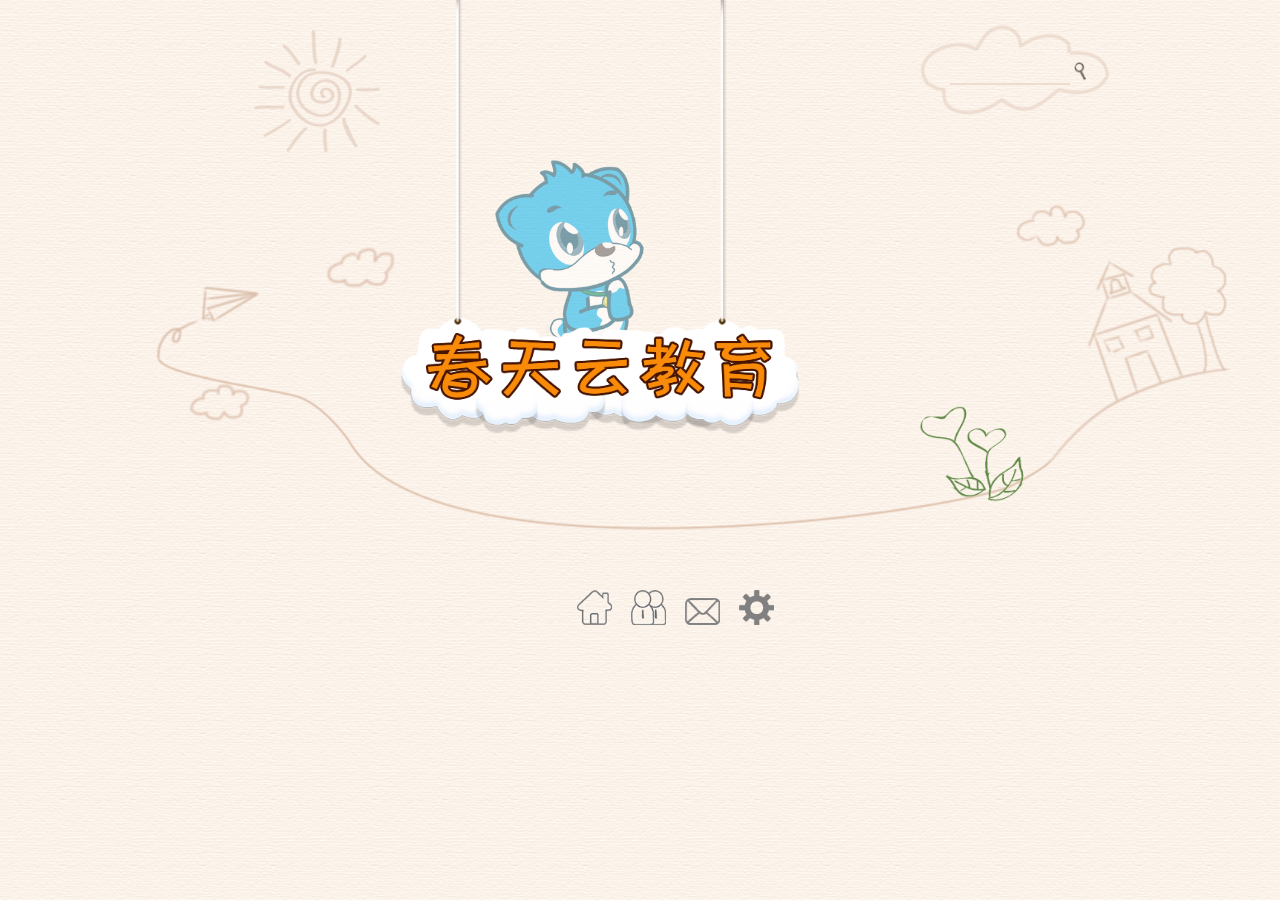
<file: index.html>
<!DOCTYPE html>
<html>
<head>
	<title>春天云幼儿园</title>
	<meta charset="UTF-8">
	<link rel="stylesheet" type="text/css" href="css/style.css">
    <link rel="stylesheet" media="screen and (max-width: 1400px)" href="css/minpixels.css" />
	<script type="text/javascript" src="js/jquery-1.11.3.min.js"></script>
	<script type="text/javascript" src="js/index.js"></script>
</head>
<body>
    <div class="lg">
        <img src="V1.0/slices/logo.png" class="logo">
        <img src="V1.0/slices/cat.png" class="cat">
    </div>
    <div class="function_left">
        <img src="V1.0/slices/function_left.png">
    </div>
    <div class="function_right">
        <img src="V1.0/slices/function_right.png">
    </div>
    <form id="search-form">
        <input type="text" class="search-text" id="search_text" />
        <input type="submit" value="" class="search-button"/>
    </form>
    <div class="suggest">
        <ul id="search">
            <li>老虎</li>
            <li>老师</li>
        </ul>
    </div>
    	<div class="bg_in">
    		<img src="V1.0/slices/bg_in.png">
	    </div>
	<div class="nav">
	    <ul>
	    	<a href="index.html"><li><img src="V1.0/slices/home.png" class="wdh"></li></a>
	    	<a href="html/search.html"><li><img src="V1.0/slices/login.png" class="wdh"></li></a>
	    	<a href="html/write.html"><li><img src="V1.0/slices/mail.png" class="wbh"></li></a>
	    	<a href="html/study.html"><li><img src="V1.0/slices/setting.png" class="wdh"></li></a>
	    </ul>
	</div>  
    <script type="text/javascript">
        document.getElementById("search_text").focus();
        $("#search_text").bind("keyup",function(){
            var searchText=$("#search_text").val();  //获取输入的内容
                //后台数据库中json格式如下
                var d={"word":[{"aboutword":"老","aboutstatement":"师"},
                              {"aboutword":"老","aboutstatement":"虎"},
                              {"aboutword":"老","aboutstatement":"实"},
                              {"aboutword":"老","aboutstatement":"鹰"},
                              {"aboutword":"老","aboutstatement":"马识途"}]}
                var html="";
                for(var i=0;i<d.word.length;i++){
                    html+="<li>"+d.word[i].aboutword+d.word[i].aboutstatement+"</li>";
                }
                $(".suggest").show();  //键盘按下显示智能提示的内容
                $("#search").html(html);
        });
        $(document).bind("click",function(){
            $(".suggest").hide();
            $("#search_text").focus();
        });
        $(document).delegate("li","click",function(){
            var keyword=$(this).text();
            location.href="#?q="+keyword;  //点击提示的li中的内容将跳到的位置
        });
    </script>  
</body>
</html>
</file>
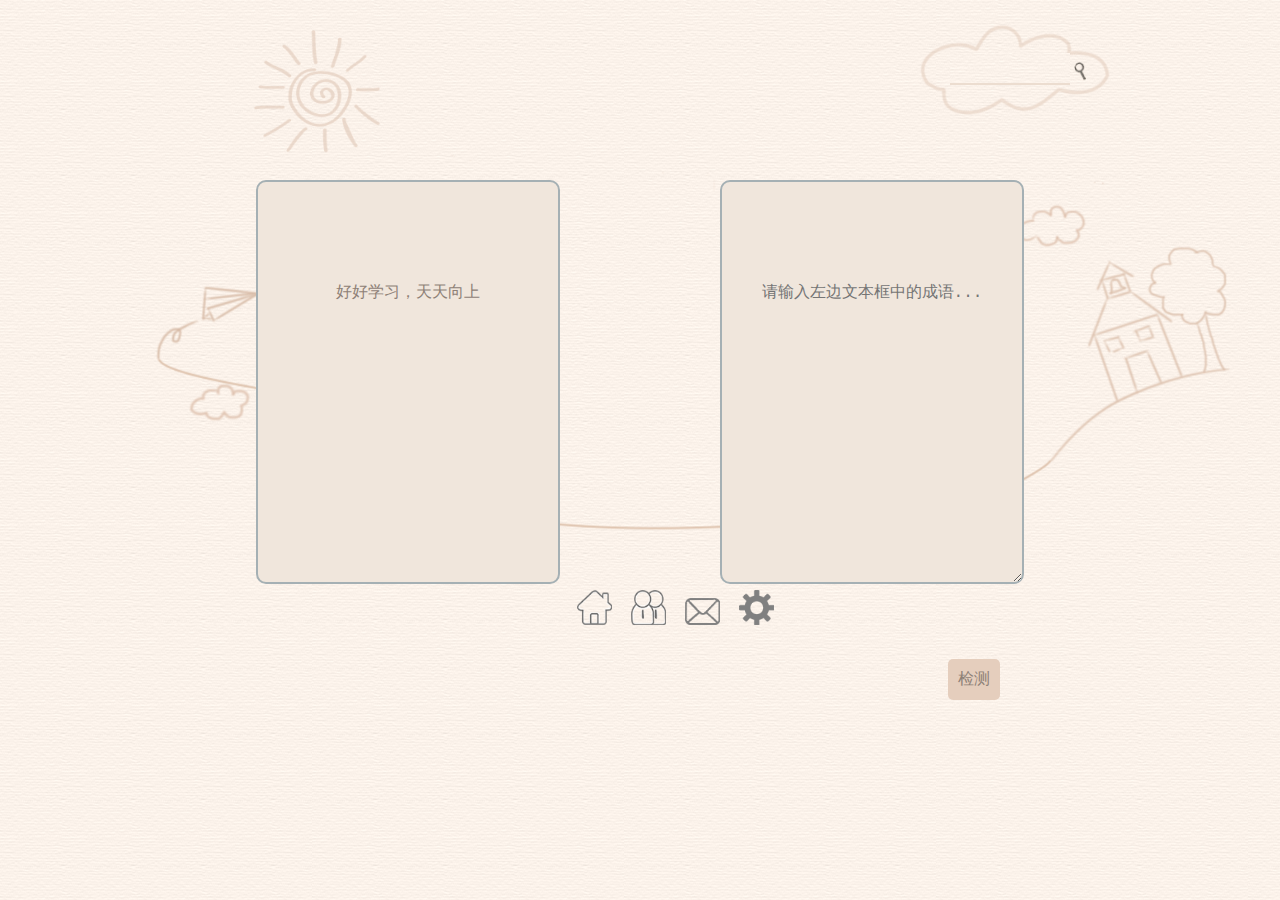
<file: index副本.html>
<!DOCTYPE html>
<html>
<head>
	<title>春天云幼儿园</title>
	<meta charset="UTF-8">
	<link rel="stylesheet" type="text/css" href="css/style.css">
    <link rel="stylesheet" media="screen and (max-width: 1400px)" href="css/minpixels.css" />
	<script type="text/javascript" src="js/jquery-1.11.3.min.js"></script>
	<script type="text/javascript" src="js/index.js"></script>
    <style type="text/css">
        .text-left,.text-right{position: absolute;background-color: rgb(240,230,220);width: 300px;border: 2px solid rgb(165,176,180);border-radius: 10px;color: rgb(142,129,119);text-align: center;}
        .text-left{left: 20%;top: 20%;font-size: 16px;height: 400px;}
        .text-left{line-height: 20px;}
        .text-right{right: 20%;top: 20%;display: block;outline: none;color: rgb(142,129,119);font-size: 16px;padding-top: 100px;height: 300px;}
        .test{position: absolute;bottom: 200px;right: 280px;padding: 10px;background-color: rgb(229,206,189);border-radius: 5px;color: rgb(142,129,119);}
    </style>
    <script type="text/javascript">
        function check(){
            var txt1 = document.getElementById("txt1");
            var txt2 = document.getElementById("txt2");
            if(txt1.innerHTML == txt2.value){
                alert("答对了，太棒了！");
                txt1.innerHTML = "七上八下，七零八落";
                txt2.value = "";
            }else{
                txt2.style.color="red";
                alert("好可惜，再接再厉！")
            }
        }
    </script>
</head>
<body>
    <form id="search-form">
        <input type="text" class="search-text" id="search_text" />
        <input type="submit" value="" class="search-button"/>
    </form>
    	<div class="bg_in">
    		<img src="V1.0/slices/bg_in.png">
	    </div>
        <div class="text-left">
            <p style="margin-top:100px;" id="txt1">好好学习，天天向上</p>
        
        </div>
        <textarea class="text-right" placeholder="请输入左边文本框中的成语..." id="txt2"></textarea>
        <div class="test" onclick="check()">检测</div>
	<div class="nav">
	    <ul>
	    	<a href="index.html"><li><img src="V1.0/slices/home.png" class="wdh"></li></a>
	    	<a href="html/search.html"><li><img src="V1.0/slices/login.png" class="wdh"></li></a>
	    	<a href="html/write.html"><li><img src="V1.0/slices/mail.png" class="wbh"></li></a>
	    	<a href="html/study.html"><li><img src="V1.0/slices/setting.png" class="wdh"></li></a>
	    </ul>
	</div>  
      
</body>
</html>
</file>
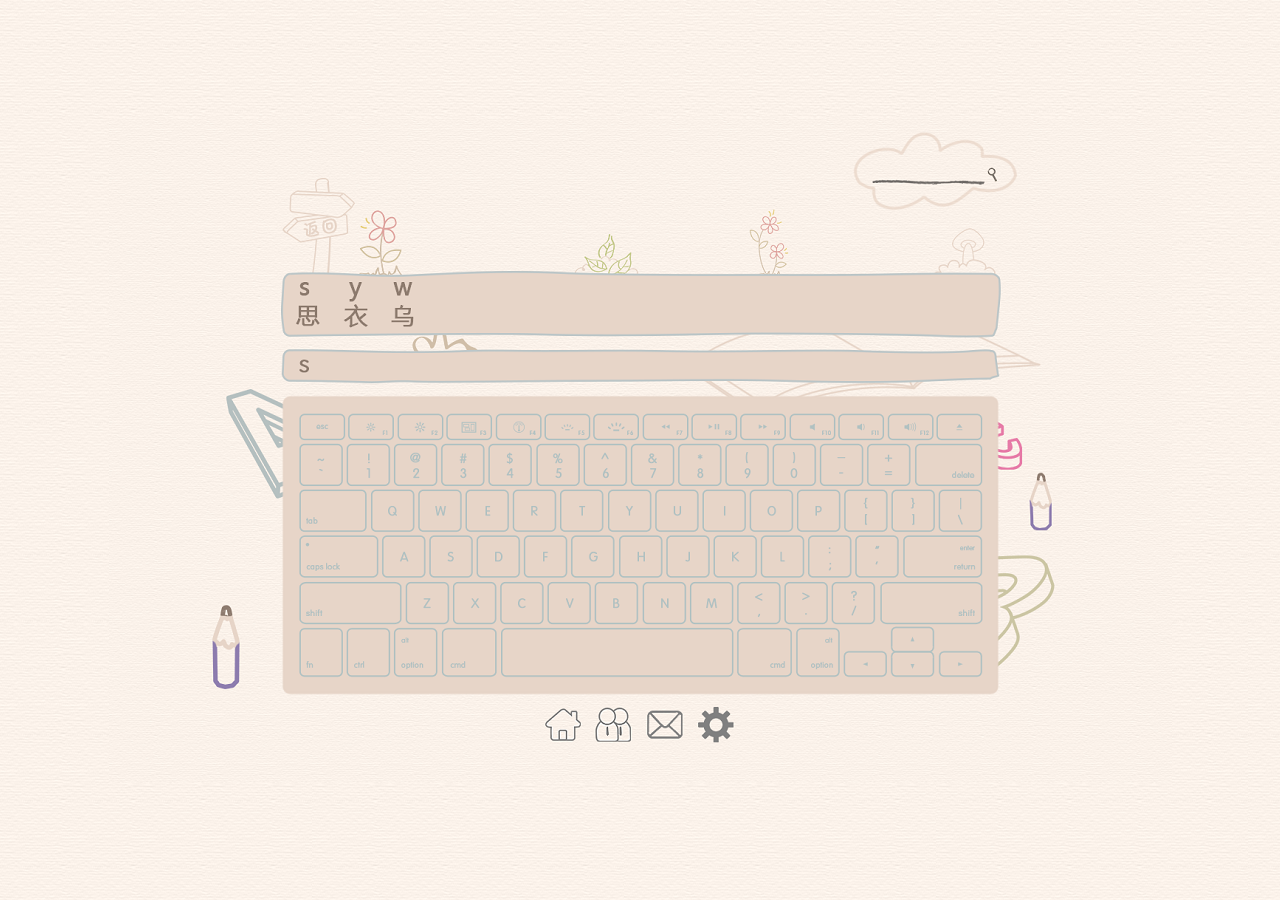
<file: 无用.html>
<!DOCTYPE html>
<html>
<head>
	<title>春天云幼儿园</title>
	<meta charset="UTF-8">
	<style type="text/css">
		*{margin: 0;padding: 0}
        html,body{height: 100%;
          background-image: url("V1.0/slices/bg_001.png");
          background-repeat: repeat;}
        .all{width: 100%;
        	height: 100%;
        	background-image: url("V1.0_main_3rd_practice.png");
            background-repeat: no-repeat;
            background-position: center;}
/*最外部div*/
	</style>
</head>
<body>
    <div class="all"></div>
</body>
</html>
</file>
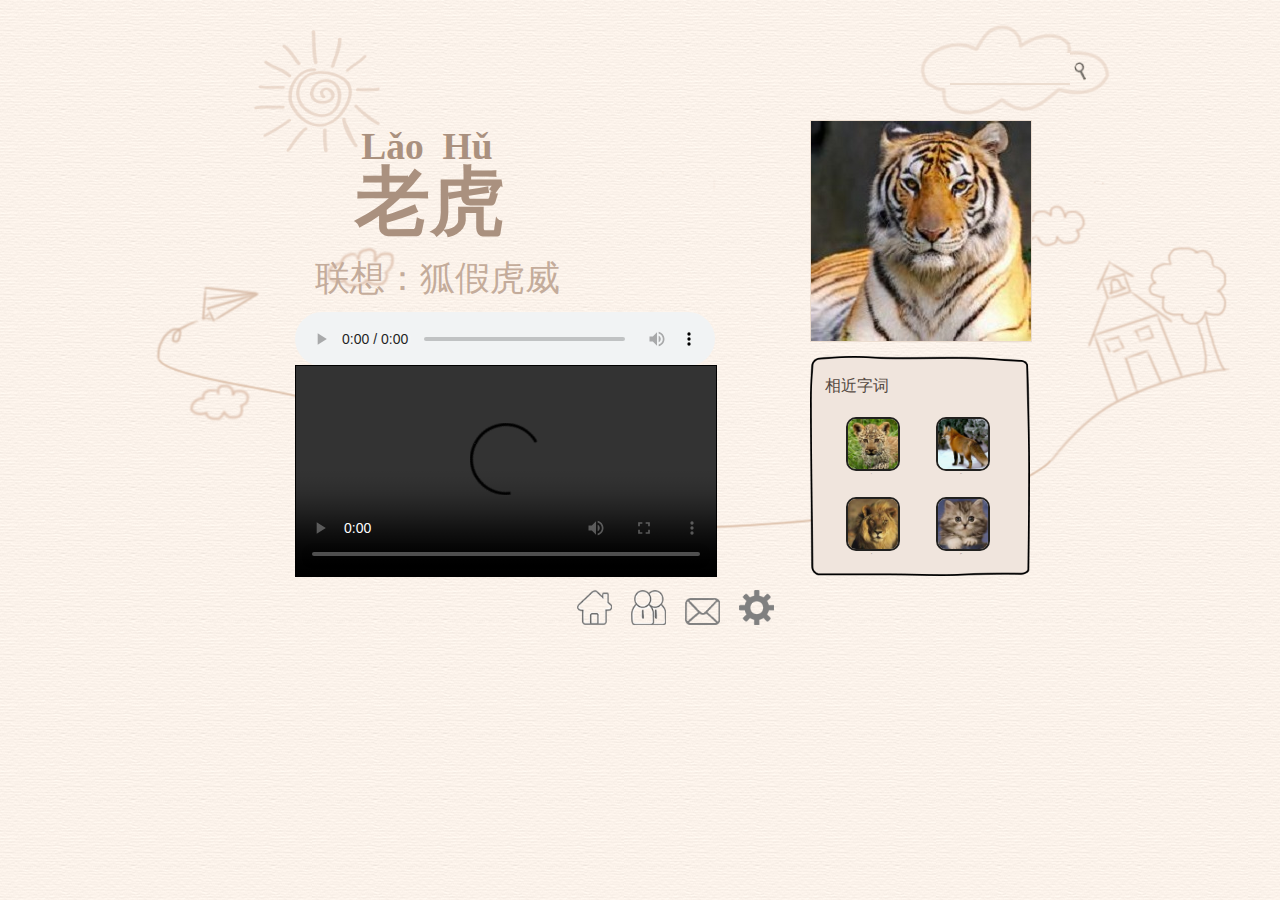
<file: html/search.html>
<!DOCTYPE html>
<html>
<head>
	<title>春天云幼儿园</title>
	<meta charset="UTF-8">
	<link rel="stylesheet" type="text/css" href="../css/search.css">
    <link rel="stylesheet" media="screen and (max-width: 1400px)" href="../css/searchmin.css" />
	<script type="text/javascript" src="../js/jquery-1.11.3.min.js"></script>
	<script type="text/javascript" src="../js/index.js"></script>
</head>
<body>
    <form id="search-form">
        <input type="text" class="search-text" id="search_text" />
        <input type="submit" value="" class="search-button"/>
    </form>
    <div class="suggest">
        <ul id="search">
            <li>老虎</li>
            <li>老师</li>
        </ul>
    </div>
    	<div class="bg_in">
    		<img src="../V1.0/slices/bg_in.png">
	    </div>
    <div class="pic">
        <img src="../V1.0/animals/laohu.jpg">
    </div>
    <div class="about">
        <p>相近字词</p>
        <div class="pt">
            <div class="picture"><img src="../V1.0/animals/bao.jpg"></div>
            <div class="text">豹</div>
        </div>
        <div class="pt">
            <div class="picture"><img src="../V1.0/animals/huli.jpg"></div>
            <div class="text">狐狸</div>
        </div>
        <div class="pt">
            <div class="picture"><img src="../V1.0/animals/sz.jpg"></div>
            <div class="text">猫</div>
        </div>
        <div class="pt">
            <div class="picture"><img src="../V1.0/animals/mao.jpg"></div>
            <div class="text">狮子</div>
        </div>
    </div>
    <p class="hz">
        <b><ruby>老<rt>Lǎo</rt>虎<rt>Hǔ</rt></ruby></b>
    </p>
    <p class="imagin">联想：狐假虎威</p>
    <audio src="" controls="controls">
        您的浏览器不支持audio标签
    </audio>
    <video src="" controls="controls">
        您的浏览器不支持video标签
    </video>
	<div class="nav">
	    <ul>
	    	<a href="../index.html"><li><img src="../V1.0/slices/home.png" class="wdh"></li></a>
	    	<a href="search.html"><li><img src="../V1.0/slices/login.png" class="wdh"></li></a>
	    	<a href="write.html"><li><img src="../V1.0/slices/mail.png" class="wbh"></li></a>
	    	<a href="study.html"><li><img src="../V1.0/slices/setting.png" class="wdh"></li></a>
	    </ul>
	</div>  
    <script type="text/javascript">
        document.getElementById("search_text").focus();
        $("#search_text").bind("keyup",function(){
            var searchText=$("#search_text").val();  //获取输入的内容
                //后台数据库中json格式如下
                var d={"word":[{"aboutword":"老","aboutstatement":"师"},
                              {"aboutword":"老","aboutstatement":"虎"},
                              {"aboutword":"老","aboutstatement":"实"},
                              {"aboutword":"老","aboutstatement":"鹰"},
                              {"aboutword":"老","aboutstatement":"马识途"}]}
                var html="";
                for(var i=0;i<d.word.length;i++){
                    html+="<li>"+d.word[i].aboutword+d.word[i].aboutstatement+"</li>";
                }
                $(".suggest").show();  //键盘按下显示智能提示的内容
                $("#search").html(html);
        });
        $(document).bind("click",function(){
            $(".suggest").hide();
            $("#search_text").focus();
        });
        $(document).delegate("li","click",function(){
            var keyword=$(this).text();
            location.href="#?q="+keyword;  //点击提示的li中的内容将跳到的位置
        });
    </script>  
</body>
</html>
</file>
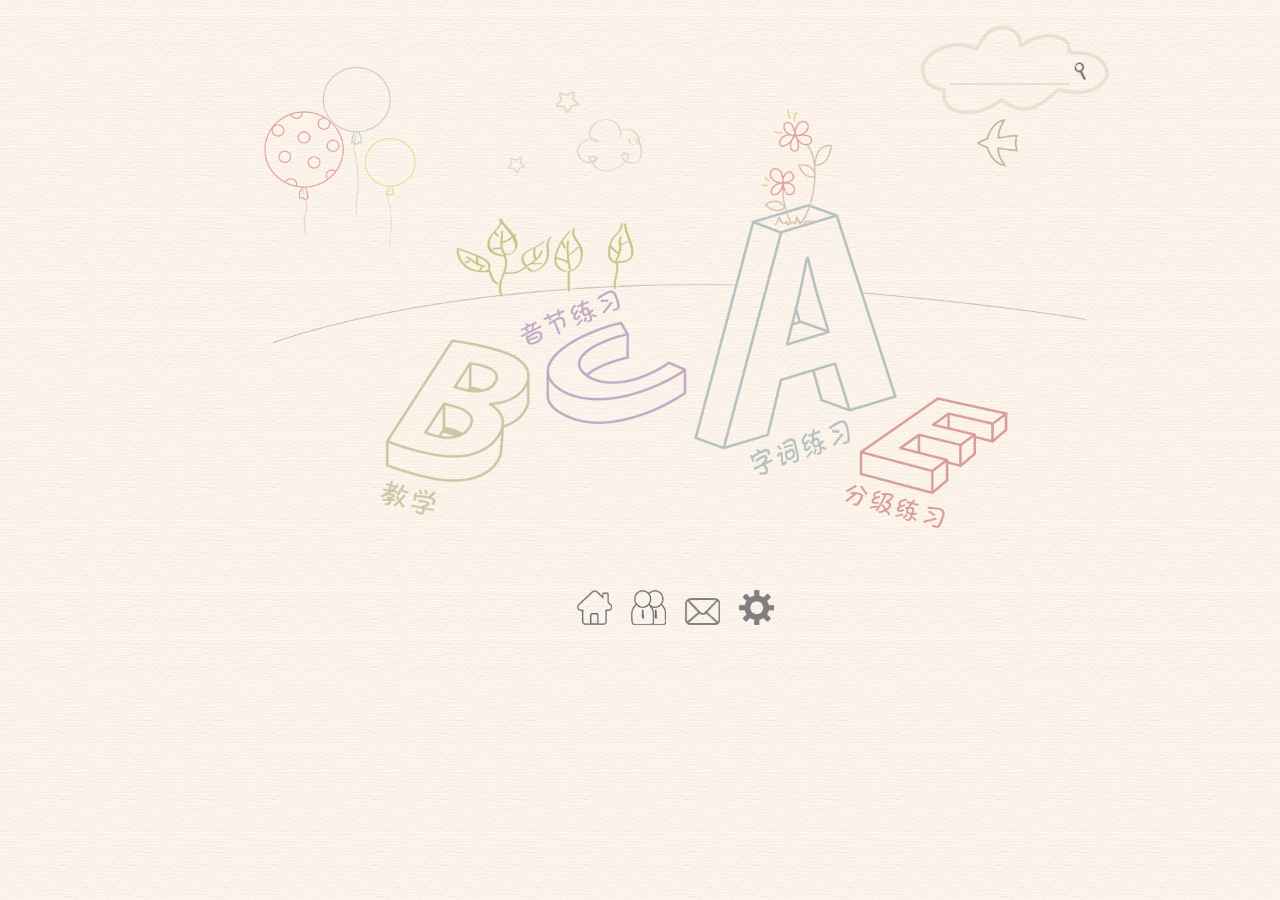
<file: html/study.html>
<!DOCTYPE html>
<html>
<head>
	<title>春天云幼儿园</title>
	<meta charset="UTF-8">
	<link rel="stylesheet" type="text/css" href="../css/study.css">
    <link rel="stylesheet" media="screen and (max-width: 1400px)" href="../css/studymin.css" />
	<script type="text/javascript" src="../js/jquery-1.11.3.min.js"></script>
	<script type="text/javascript" src="../js/index.js"></script>
</head>
<body>
    <form id="search-form">
        <input type="text" class="search-text" id="search_text" />
        <input type="submit" value="" class="search-button"/>
    </form>
    <div class="suggest">
        <ul id="search">
            <li>老虎</li>
            <li>老师</li>
        </ul>
    </div>
    	<div>
    		<img src="../V1.0/slices/2nd_select_function.png" class="bg-1">
            <a href=""><img src="../V1.0/slices/level.png" class="bg-2"></a>
            <a href=""><img src="../V1.0/slices/teach.png" class="bg-3"></a>
            <a href=""><img src="../V1.0/slices/yj.png" class="bg-4"></a>
            <a href=""><img src="../V1.0/slices/word.png" class="bg-5"></a>
	    </div>
	<div class="nav">
	    <ul>
	    	<a href="../index.html"><li><img src="../V1.0/slices/home.png" class="wdh"></li></a>
	    	<a href="search.html"><li><img src="../V1.0/slices/login.png" class="wdh"></li></a>
	    	<a href="write.html"><li><img src="../V1.0/slices/mail.png" class="wbh"></li></a>
	    	<a href="study.html"><li><img src="../V1.0/slices/setting.png" class="wdh"></li></a>
	    </ul>
	</div>  
    <script type="text/javascript">
        document.getElementById("search_text").focus();
        $("#search_text").bind("keyup",function(){
            var searchText=$("#search_text").val();  //获取输入的内容
                //后台数据库中json格式如下
                var d={"word":[{"aboutword":"老","aboutstatement":"师"},
                              {"aboutword":"老","aboutstatement":"虎"},
                              {"aboutword":"老","aboutstatement":"实"},
                              {"aboutword":"老","aboutstatement":"鹰"},
                              {"aboutword":"老","aboutstatement":"马识途"}]}
                var html="";
                for(var i=0;i<d.word.length;i++){
                    html+="<li>"+d.word[i].aboutword+d.word[i].aboutstatement+"</li>";
                }
                $(".suggest").show();  //键盘按下显示智能提示的内容
                $("#search").html(html);
        });
        $(document).bind("click",function(){
            $(".suggest").hide();
            $("#search_text").focus();
        });
        $(document).delegate("li","click",function(){
            var keyword=$(this).text();
            location.href="#?q="+keyword;  //点击提示的li中的内容将跳到的位置
        });
    </script>  
</body>
</html>
</file>
<file: css/style.css>
*{margin: 0;padding: 0}
html,body{
	    height: 100%;
        background-image: url("../V1.0/slices/bg_001.png");
        background-repeat: repeat;
}
a{cursor: pointer;}
/*最外部div*/
.bg_in{
	width: 1175px;
	height: 560px;
	min-width: 800px;
	min-height: 560px;
	position: absolute;
	top: 58px;
	left: 140px;
}
.bg_in img{
	width: 1175px;
	height: 560px;
}
/*logo及蓝猫*/
.lg{
	width: 480px;
	height: 535px;
	position: relative;
	margin: 0 auto;
}
.logo{
	width: 480px;
	height: 535px;
	position: relative;
	z-index: 10;
	display: none;
}
.cat{
	width: 200px;
	height: 270px;
	position: absolute;
	left: 140px;
	top: 190px;
	z-index: 5;
	display: none;
}
/*导航栏*/
.nav{
	width: 1400px;
    position: absolute;
    top: 700px;
    bottom: 55px;
    text-align: center;
}
.nav ul{
	width: 1400px;
	height: 50px;
	position: relative;
	display: inline;
}
.nav ul li{
	width: 45px;
	height: 45px;
	display: inline;
	margin-right: 20px;
}
/*搜索栏*/
form{
	width: 223px;
	height: 106px;
	line-height: 106px;
	background-image: url("../V1.0/slices/search_cloud.png");
	position: absolute;
	top: 25px;
	left: 1008px;
}
form .search-text{
	width: 120px;
	height: 30px;
	line-height: 30px;
	position: relative;
	margin-left: 40px;
	z-index: 15;
	background-image: url("../V1.0/slices/bg_001.png");
	font-size: 20px;
	border:none;
	border-bottom:2px solid #ECDDD0;
	outline: none;
}
form .search-button{
    width: 15px;
    height: 25px;
    border: 0;
    background-color:transparent;
    background-image: url("../V1.0/slices/search_button.png");
    background-size: 15px 25px;
    position: relative;
    z-index: 15;
    outline: none;
    cursor: pointer;
}
/*提示栏*/
.suggest{
	width: 120px;
	position: absolute;
	background-image: url("../V1.0/slices/bg_001.png");
	border: 1px solid #ECDDD0;
	position: absolute;
	top: 92px;
	left: 1045px;
	z-index: 15;
	display: none;
}
.suggest ul{
	list-style: none;
	margin: 0;
	padding: 0;
}
.suggest ul li{
	padding: 3px;
	font-size: 18px;
	line-height: 25px;
	cursor: pointer;
}
.suggest ul li:hover{
	text-decoration: underline;
	background-color: #ECDDD0;
}
/*左右气球*/
.function_left{
	width: 180px;
	height: 240px;
	position: absolute;
	left: 455px;
	bottom: 347px;
	display: none;
}
.function_left img{
	width: 180px;
	height: 240px;
	display: block;
}
.function_right{
	width: 210px;
	height: 280px;
	position: absolute;
	left: 750px;
	top: 128px;
	display: none;
}
.function_right img{
	width: 210px;
	height: 280px;
	display: block;
}
</file>
<file: css/minpixels.css>
*{margin: 0;padding: 0}
html,body{
	    height: 100%;
        background-repeat: repeat;
}
a{cursor: pointer;}
/*最外部div*/
.bg_in{
	width: 1085px;
	min-width: 700px;
	height: 500px;
	position: absolute;
	top: 30px;
	left: 145px;
}
.bg_in img{
	width: 1085px;
	height:500px;
}
/*logo及蓝猫*/
.lg{
	width: 480px;
	height: 535px;
	position: relative;
	margin: 0 auto;
}
.logo{
	width: 400px;
	height: 435px;
	position: relative;
	z-index: 10;
	display: none;
}
.cat{
	width: 166px;
	height: 223px;
	position: absolute;
	left: 95px;
	top: 150px;
	z-index: 5;
	display: none;
}
/*导航栏*/
.nav{
	width: 1366px;
	height: 35px;
    position: absolute;
    top: 590px;
    text-align: center;
}
.nav ul{
	width: 1366px;
	height: 35px;
	position: relative;
	display: inline;
}
.nav ul li{
	width: 35px;
	height: 35px;
	display: inline;
	margin-right: 15px;
}
.nav ul li img.wdh{
	width: 35px;
	height: 35px;
}
.nav ul li img.wbh{
	width: 35px;
	height: 27px;
}
/*搜索栏*/
form{
	width: 190px;
	height: 90px;
	line-height: 90px;
	background-image: url("../V1.0/slices/search_cloud.png");
	background-size: 190px 90px;
	position: absolute;
	top: 25px;
	left: 920px;
}
form .search-text{
	width: 120px;
	height: 30px;
	line-height: 30px;
	position: relative;
	margin-left: 30px;
	z-index: 15;
	background-image: url("../V1.0/slices/bg_001.png");
	font-size: 20px;
	border:none;
	border-bottom:2px solid #ECDDD0;
	outline: none;
}
form .search-button{
    width: 12px;
    height: 20px;
    border: 0;
    background-color:transparent;
    background-image: url("../V1.0/slices/search_button.png");
    background-size: 12px 20px;
    position: relative;
    z-index: 15;
    outline: none;
    cursor: pointer;
}
/*提示栏*/
.suggest{
	width: 120px;
	position: absolute;
	background-image: url("../V1.0/slices/bg_001.png");
	border: 1px solid #ECDDD0;
	position: absolute;
	top: 85px;
	left: 948px;
	z-index: 15;
	display: none;
}
.suggest ul{
	list-style: none;
	margin: 0;
	padding: 0;
}
.suggest ul li{
	padding: 3px;
	font-size: 18px;
	line-height: 25px;
	cursor: pointer;
}
.suggest ul li:hover{
	text-decoration: underline;
	background-color: #ECDDD0;
}
/*左右气球*/
.function_left{
	width: 140px;
	height: 195px;
	position: absolute;
	left: 490px;
	bottom: 235px;
	display: none;
}
.function_left img{
	width: 140px;
	height: 195px;
	display: block;
}
.function_right{
	width: 170px;
	height: 235px;
	position: absolute;
	right: 525px;
	top: 118px;
	display: none;
}
.function_right img{
	width: 170px;
	height: 235px;
	display: block;
}
</file>
<file: css/search.css>
*{margin: 0;padding: 0}
html,body{
	    height: 100%;
        background-image: url("../V1.0/slices/bg_001.png");
        background-repeat: repeat;
}
a{cursor: pointer;}
/*最外部div*/
.bg_in{
	width: 1175px;
	height: 560px;
	min-width: 800px;
	min-height: 560px;
	position: absolute;
	top: 58px;
	left: 140px;
}
.bg_in img{
	width: 1175px;
	height: 560px;
}
/*导航栏*/
.nav{
	width: 1400px;
    position: absolute;
    top: 700px;
    bottom: 55px;
    text-align: center;
}
.nav ul{
	width: 1400px;
	height: 50px;
	position: relative;
	display: inline;
}
.nav ul li{
	width: 45px;
	height: 45px;
	display: inline;
	margin-right: 20px;
}
/*搜索栏*/
form{
	width: 223px;
	height: 106px;
	line-height: 106px;
	background-image: url("../V1.0/slices/search_cloud.png");
	position: absolute;
	top: 25px;
	left: 1008px;
}
form .search-text{
	width: 120px;
	height: 30px;
	line-height: 30px;
	position: relative;
	margin-left: 40px;
	z-index: 15;
	background-image: url("../V1.0/slices/bg_001.png");
	font-size: 20px;
	border:none;
	border-bottom:2px solid #ECDDD0;
	outline: none;
}
form .search-button{
    width: 15px;
    height: 25px;
    border: 0;
    background-color:transparent;
    background-image: url("../V1.0/slices/search_button.png");
    background-size: 15px 25px;
    position: relative;
    z-index: 15;
    outline: none;
    cursor: pointer;
}
/*提示栏*/
.suggest{
	width: 120px;
	position: absolute;
	background-image: url("../V1.0/slices/bg_001.png");
	border: 1px solid #ECDDD0;
	position: absolute;
	top: 92px;
	left: 1045px;
	z-index: 15;
	display: none;
}
.suggest ul{
	list-style: none;
	margin: 0;
	padding: 0;
}
.suggest ul li{
	padding: 3px;
	font-size: 18px;
	line-height: 25px;
	cursor: pointer;
}
.suggest ul li:hover{
	text-decoration: underline;
	background-color: #ECDDD0;
}
.pic{
	width: 250px;
	height: 250px;
	position: absolute;
	top: 145px;
	left: 870px;
	border: 1px solid #ECDDD0;
}
.about{
	width: 250px;
	height: 250px;
	position: absolute;
	top: 405px;
	left: 870px;
	background-image: url("../V1.0/slices/radio-1.png");
	background-size: 250px 250px;
}
.hz{
   position: absolute;
   color: #AA917F;
   top: 145px;
   left: 355px;
   text-align: center;
   font-size:100px;
}

.imagin{
   color: #C4AC9B;
   text-align: left;
   font-size:45px;
   position: absolute;
   top: 305px;
   left: 295px;
}
audio{
	width: 500px;
	position: absolute;
	top: 382px;
	left: 295px;
}
video{
	width: 500px;
	height: 230px;
	position: absolute;
	top: 435px;
	left: 295px;
	border: solid 1px black;s
}
</file>
<file: css/searchmin.css>
*{margin: 0;padding: 0}
html,body{
	    height: 100%;
        background-repeat: repeat;
}
a{cursor: pointer;}
/*最外部div*/
.bg_in{
	width: 1085px;
	min-width: 700px;
	height: 500px;
	position: absolute;
	top: 30px;
	left: 145px;
}
.bg_in img{
	width: 1085px;
	height:500px;
}
/*导航栏*/
.nav{
	width: 1366px;
	height: 35px;
    position: absolute;
    top: 590px;
    text-align: center;
}
.nav ul{
	width: 1366px;
	height: 35px;
	position: relative;
	display: inline;
}
.nav ul li{
	width: 35px;
	height: 35px;
	display: inline;
	margin-right: 15px;
}
.nav ul li img.wdh{
	width: 35px;
	height: 35px;
}
.nav ul li img.wbh{
	width: 35px;
	height: 27px;
}
/*搜索栏*/
form{
	width: 190px;
	height: 90px;
	line-height: 90px;
	background-image: url("../V1.0/slices/search_cloud.png");
	background-size: 190px 90px;
	position: absolute;
	top: 25px;
	left: 920px;
}
form .search-text{
	width: 120px;
	height: 30px;
	line-height: 30px;
	position: relative;
	margin-left: 30px;
	z-index: 15;
	background-image: url("../V1.0/slices/bg_001.png");
	font-size: 20px;
	border:none;
	border-bottom:2px solid #ECDDD0;
	outline: none;
}
form .search-button{
    width: 12px;
    height: 20px;
    border: 0;
    background-color:transparent;
    background-image: url("../V1.0/slices/search_button.png");
    background-size: 12px 20px;
    position: relative;
    z-index: 15;
    outline: none;
    cursor: pointer;
}
/*提示栏*/
.suggest{
	width: 120px;
	position: absolute;
	background-image: url("../V1.0/slices/bg_001.png");
	border: 1px solid #ECDDD0;
	position: absolute;
	top: 85px;
	left: 948px;
	z-index: 15;
	display: none;
}
.suggest ul{
	list-style: none;
	margin: 0;
	padding: 0;
}
.suggest ul li{
	padding: 3px;
	font-size: 18px;
	line-height: 25px;
	cursor: pointer;
}
.suggest ul li:hover{
	text-decoration: underline;
	background-color: #ECDDD0;
}
.pic{
	width: 220px;
	height: 220px;
	position: absolute;
	top: 120px;
	left: 810px;
	border: 1px solid #ECDDD0;
}
.about{
	width: 220px;
	height: 220px;
	position: absolute;
	top: 356px;
	left: 810px;
	background-image: url("../V1.0/slices/radio-1.png");
	background-size: 220px 220px;
}
.about p{
	position: relative;
	margin-top: 20px;
	margin-left: 15px;
	color: #544941;
}
div.pt{
	width: 54px;
	height: 60px;
	position: relative;
	float: left;
	margin-left: 36px;
	margin-top: 20px;
}
div.picture{
	width: 50px;
	height: 50px;
	border-radius: 10px;
	border: 2px solid #22211F;
	overflow: hidden;
}
.about div img{
	width: 52px;
	height: 52px;
	border-radius: 5px;
}
.text{
	width:50px;
	height: 5px;
	margin-top: 2px;
	text-align: center;
	font-size: 1px;
	color: #544941; 
}
.hz{
   position: absolute;
   color: #AA917F;
   top: 130px;
   left: 355px;
   text-align: center;
   font-size:75px;
}

.imagin{
   color: #C4AC9B;
   text-align: left;
   font-size:35px;
   position: absolute;
   top: 255px;
   left: 315px;
}
audio{
	width: 420px;
	position: absolute;
	top: 312px;
	left: 295px;
}
video{
	width: 420px;
	height: 210px;
	position: absolute;
	top: 365px;
	left: 295px;
	border: solid 1px black;s
}
</file>
<file: css/study.css>
*{margin: 0;padding: 0}
html,body{
	    height: 100%;
        background-image: url("../V1.0/slices/bg_001.png");
        background-repeat: repeat;
}
a{cursor: pointer;}
/*最外部div*/
.bg_in{
	width: 1175px;
	height: 560px;
	min-width: 800px;
	min-height: 560px;
	position: absolute;
	top: 58px;
	left: 140px;
}
.bg-1{
	position: absolute;
	left: 135px;
	top: 70px;
}
.bg-2{
	position: absolute;
	left: 305px;
	top: 120px;
}
/*导航栏*/
.nav{
	width: 1400px;
    position: absolute;
    top: 700px;
    bottom: 55px;
    text-align: center;
}
.nav ul{
	width: 1400px;
	height: 50px;
	position: relative;
	display: inline;
}
.nav ul li{
	width: 45px;
	height: 45px;
	display: inline;
	margin-right: 20px;
}
/*搜索栏*/
#search-form{
	width: 223px;
	height: 106px;
	line-height: 106px;
	background-image: url("../V1.0/slices/search_cloud.png");
	position: absolute;
	top: 25px;
	left: 1008px;
}
.search-text{
	width: 120px;
	height: 30px;
	line-height: 30px;
	position: relative;
	margin-left: 40px;
	z-index: 15;
	background-image: url("../V1.0/slices/bg_001.png");
	font-size: 20px;
	border:none;
	border-bottom:2px solid #ECDDD0;
	outline: none;
}
.search-button{
    width: 15px;
    height: 25px;
    border: 0;
    background-color:transparent;
    background-image: url("../V1.0/slices/search_button.png");
    background-size: 15px 25px;
    position: relative;
    z-index: 15;
    outline: none;
    cursor: pointer;
}
/*提示栏*/
.suggest{
	width: 120px;
	position: absolute;
	background-image: url("../V1.0/slices/bg_001.png");
	border: 1px solid #ECDDD0;
	position: absolute;
	top: 92px;
	left: 1045px;
	z-index: 15;
	display: none;
}
.suggest ul{
	list-style: none;
	margin: 0;
	padding: 0;
}
.suggest ul li{
	padding: 3px;
	font-size: 18px;
	line-height: 25px;
	cursor: pointer;
}
.suggest ul li:hover{
	text-decoration: underline;
	background-color: #ECDDD0;
}
</file>
<file: css/studymin.css>
*{margin: 0;padding: 0}
html,body{
	    height: 100%;
        background-repeat: repeat;
}
a{
	cursor: pointer;
}
/*最外部div*/
.bg_in{
	width: 1085px;
	min-width: 700px;
	height: 500px;
	position: absolute;
	top: 30px;
	left: 145px;
}
.bg_in img{
	width: 1085px;
	height:500px;
}
/*导航栏*/
.nav{
	width: 1366px;
	height: 35px;
    position: absolute;
    top: 590px;
    text-align: center;
}
.nav ul{
	width: 1366px;
	height: 35px;
	position: relative;
	display: inline;
}
.nav ul li{
	width: 35px;
	height: 35px;
	display: inline;
	margin-right: 15px;
}
.nav ul li img.wdh{
	width: 35px;
	height: 35px;
}
.nav ul li img.wbh{
	width: 35px;
	height: 27px;
}
/*搜索栏*/
#search-form{
	width: 190px;
	height: 90px;
	line-height: 90px;
	background-image: url("../V1.0/slices/search_cloud.png");
	background-size: 190px 90px;
	position: absolute;
	top: 25px;
	left: 920px;
}
.search-text{
	width: 120px;
	height: 30px;
	line-height: 30px;
	position: relative;
	margin-left: 30px;
	z-index: 15;
	background-image: url("../V1.0/slices/bg_001.png");
	font-size: 20px;
	border:none;
	border-bottom:2px solid #ECDDD0;
	outline: none;
}
.search-button{
    width: 12px;
    height: 20px;
    border: 0;
    background-color:transparent;
    background-image: url("../V1.0/slices/search_button.png");
    background-size: 12px 20px;
    position: relative;
    z-index: 15;
    outline: none;
    cursor: pointer;
}
/*提示栏*/
.suggest{
	width: 120px;
	position: absolute;
	background-image: url("../V1.0/slices/bg_001.png");
	border: 1px solid #ECDDD0;
	position: absolute;
	top: 85px;
	left: 948px;
	z-index: 15;
	display: none;
}
.suggest ul{
	list-style: none;
	margin: 0;
	padding: 0;
}
.suggest ul li{
	padding: 3px;
	font-size: 18px;
	line-height: 25px;
	cursor: pointer;
}
.suggest ul li:hover{
	text-decoration: underline;
	background-color: #ECDDD0;
}

.bg-1{
	position: absolute;
	width: 1000px;
	height: 600px;
	left: 180px;
	top: 30px;
}
.bg-2{
	position: absolute;
	width: 100px;
	height: 43px;
	top: 485px;
	left: 845px;
}
.bg-3{
	position: absolute;
	width: 56px;
	height: 35px;
	top: 480px;
	left: 380px;
}
.bg-4{
	position: absolute;
	width: 100px;
	height: 55px;
    top: 290px;
    left: 520px;
}
.bg-5{
	position: absolute;
	width: 100px;
	height: 55px;
    top: 420px;
    left: 750px;
}
</file>
